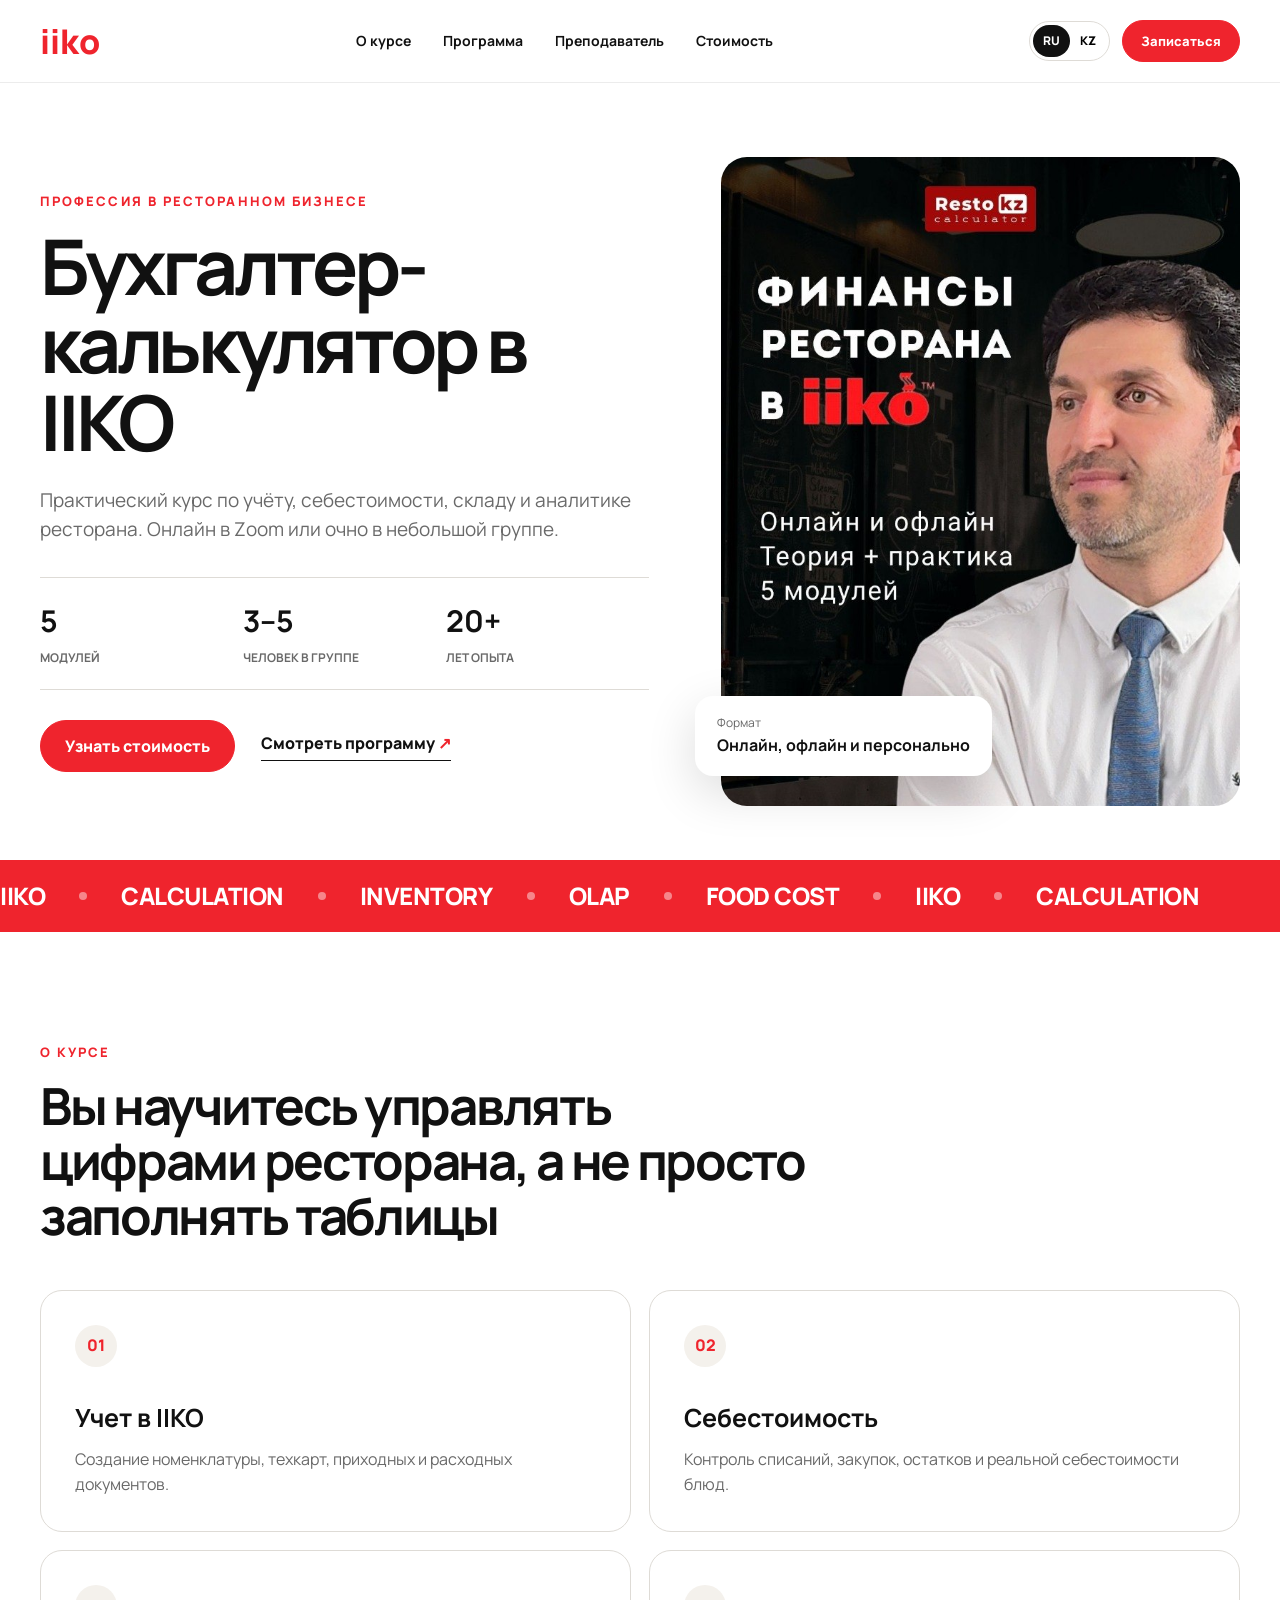
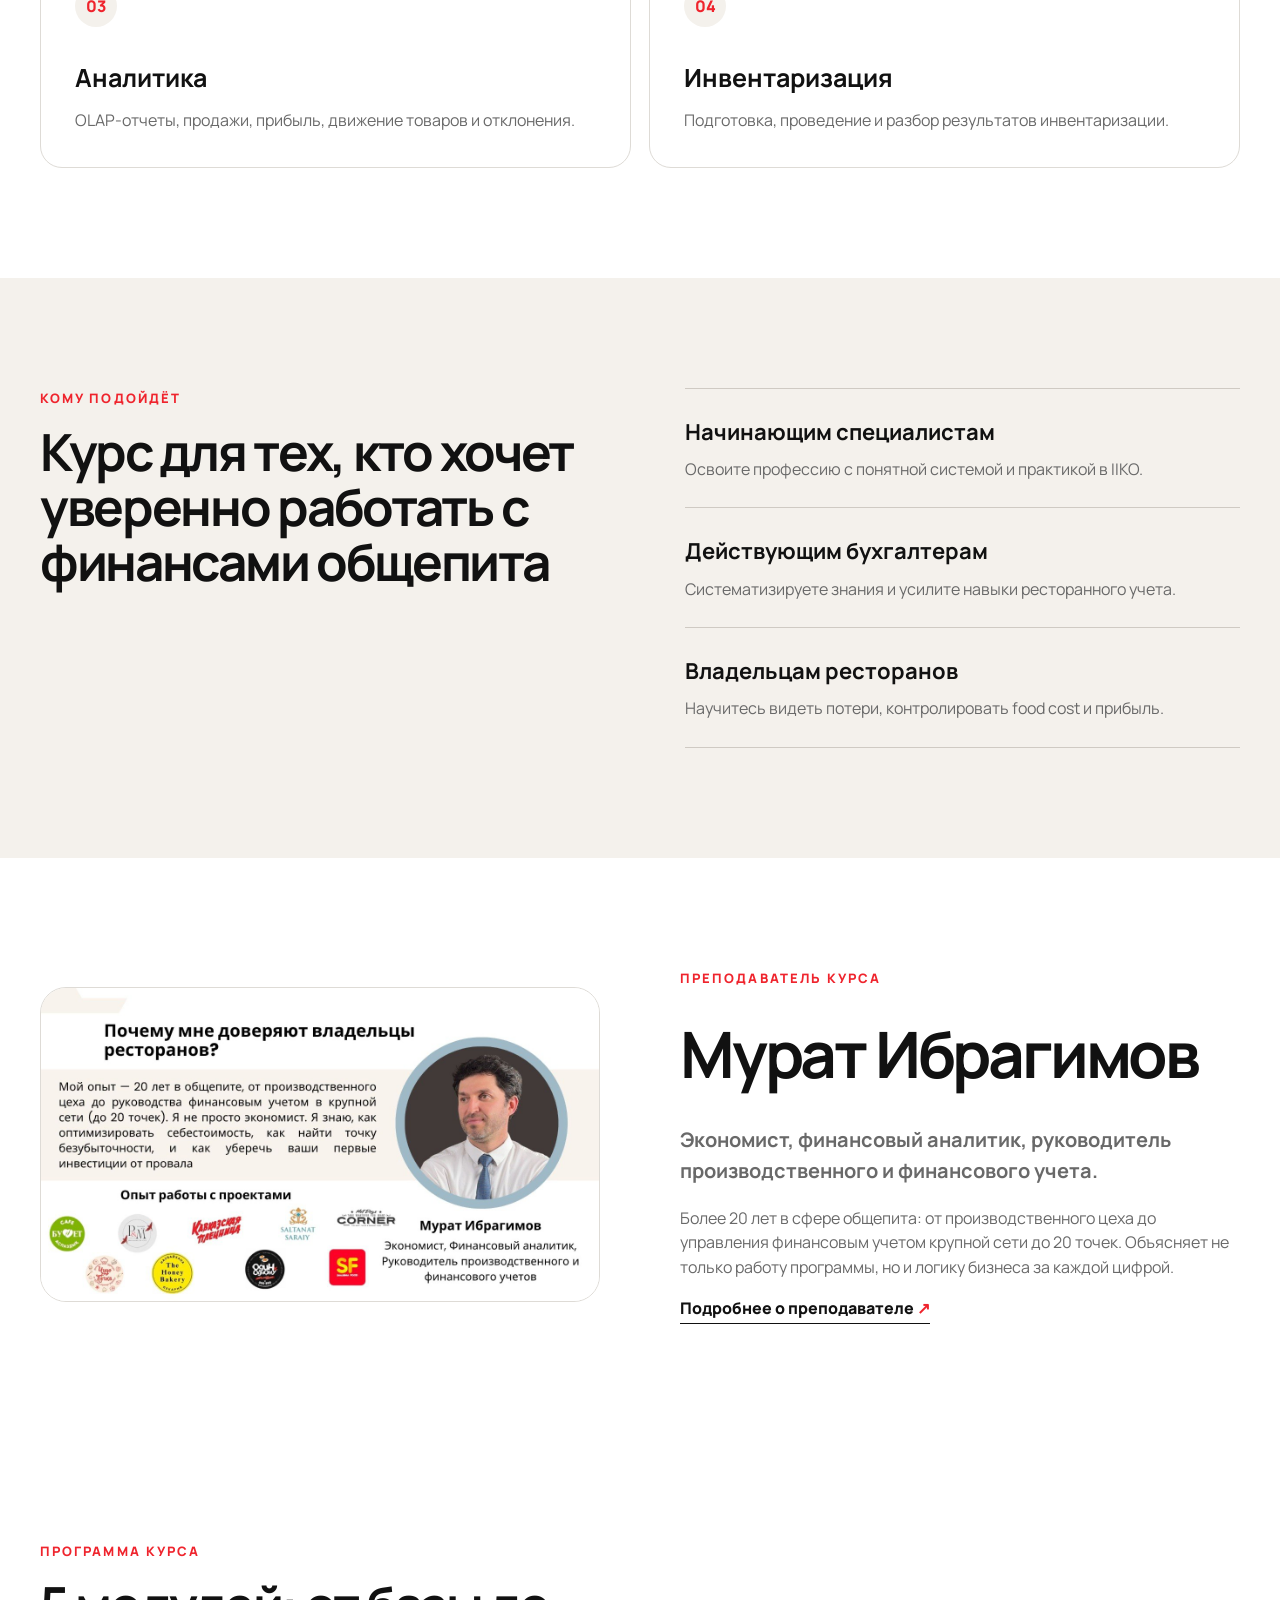
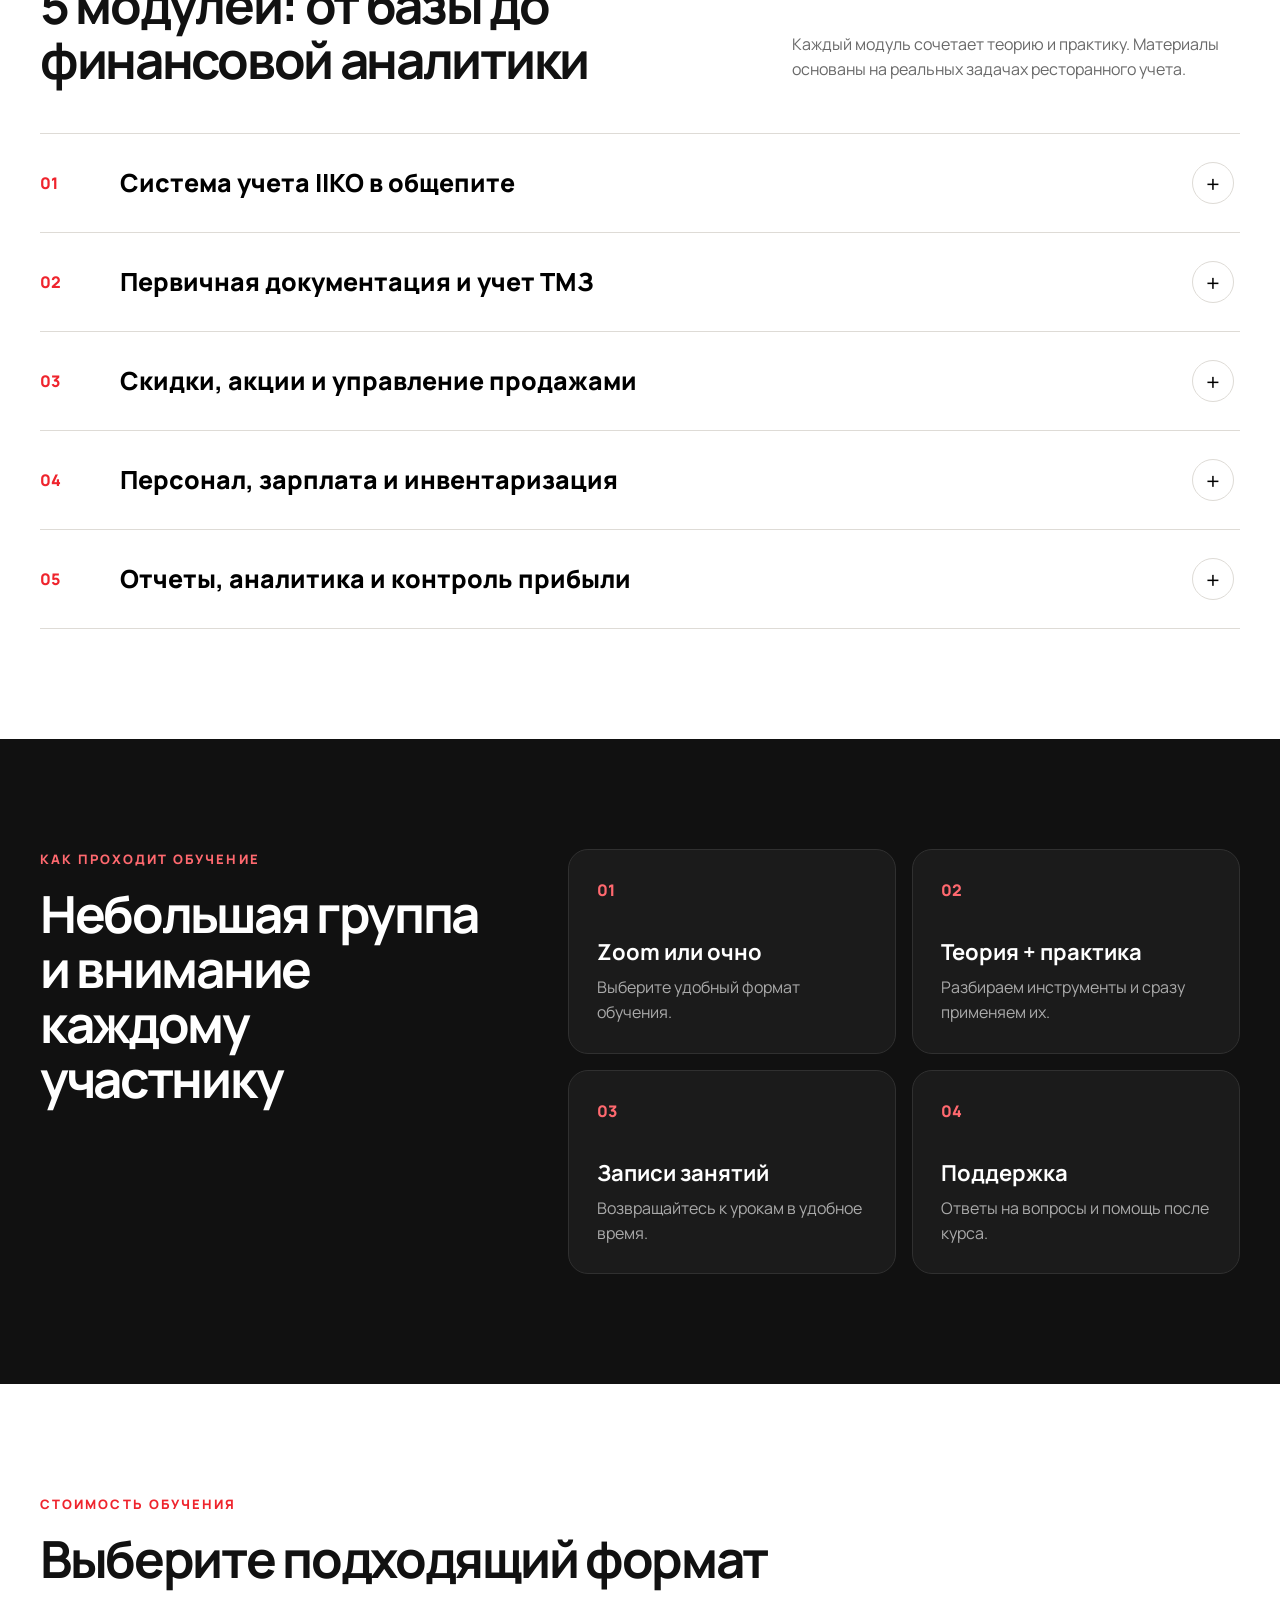
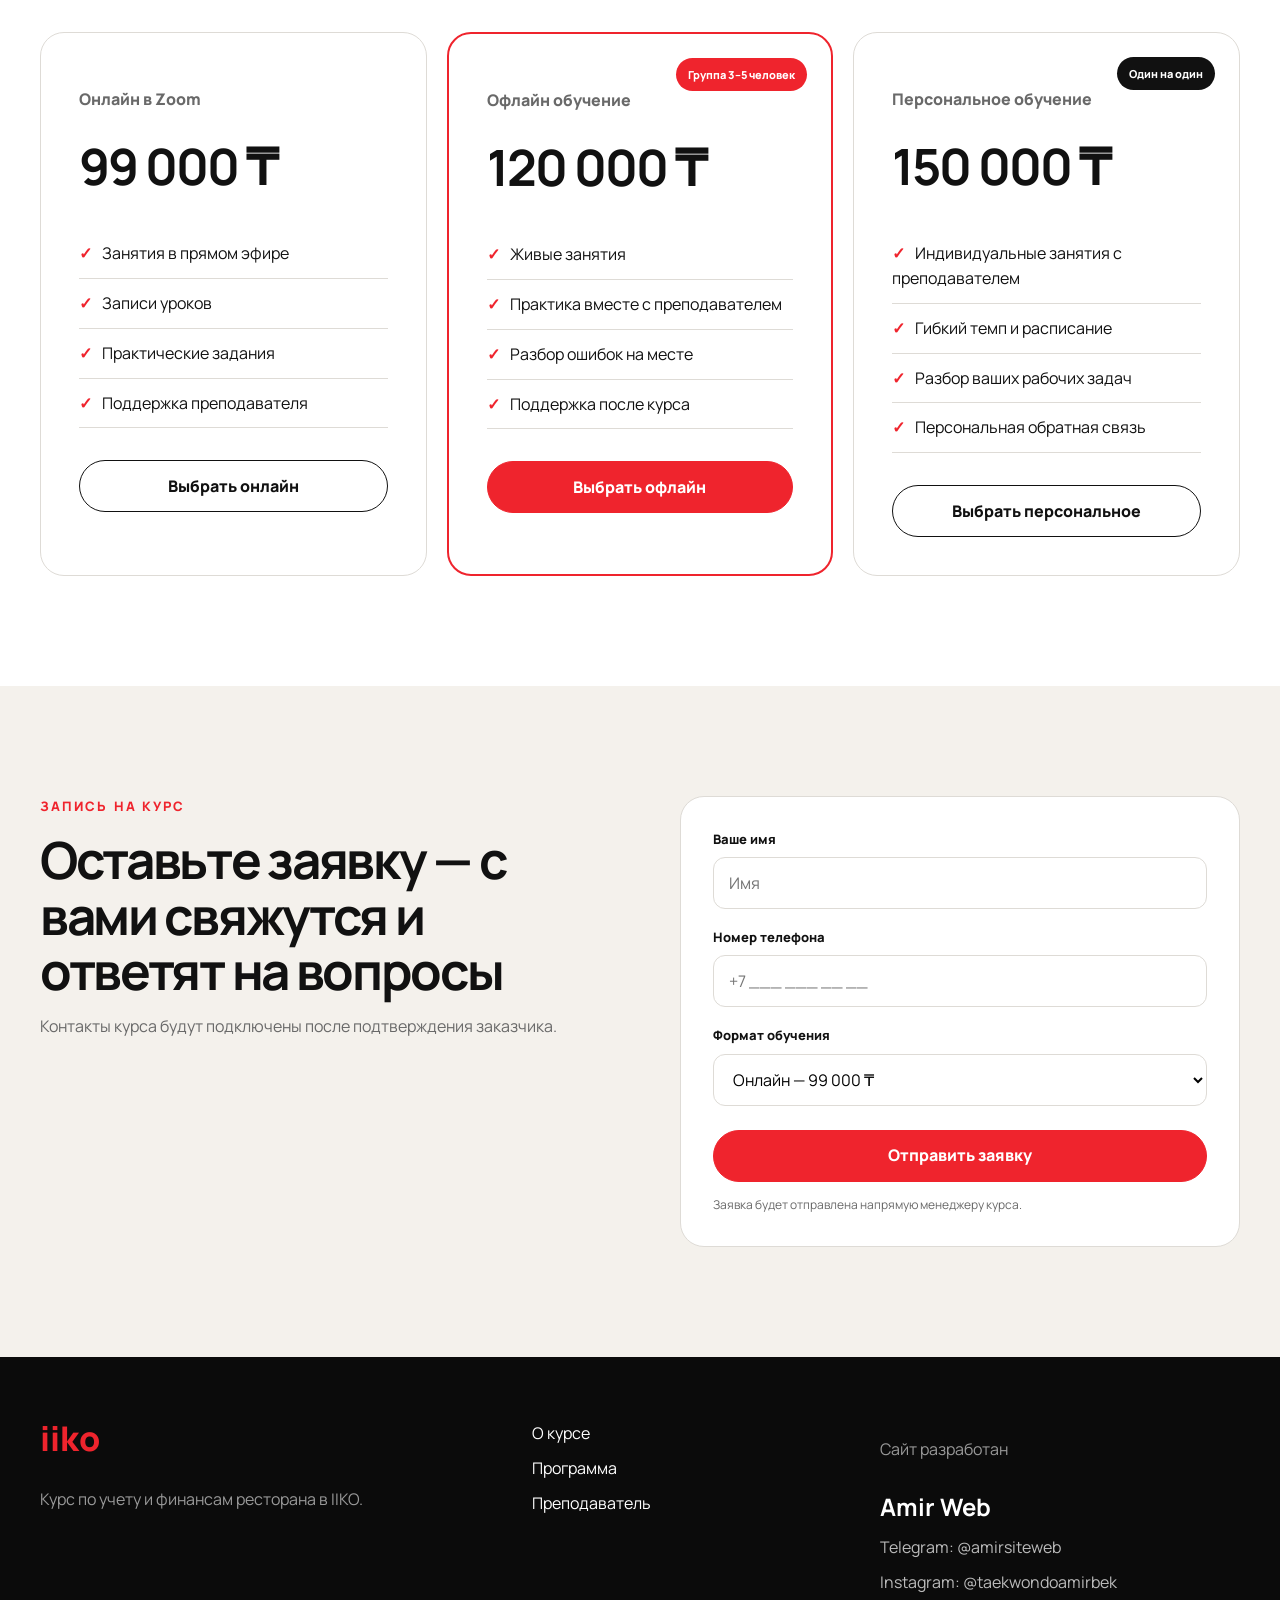
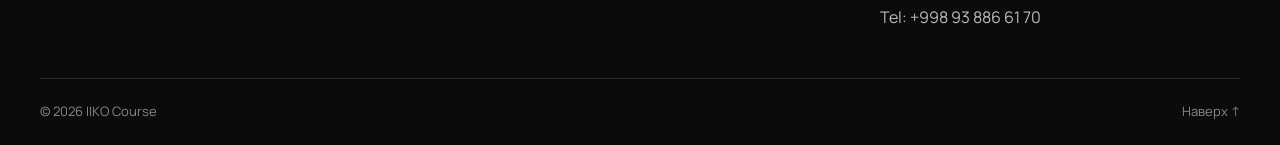
<file: index.html>
<!doctype html>
<html lang="ru">
<head>
  <meta charset="UTF-8" />
  <meta name="viewport" content="width=device-width, initial-scale=1.0" />
  <meta name="description" content="Курс «Бухгалтер-калькулятор в IIKO» — онлайн, офлайн и персональное обучение с Муратом Ибрагимовым." />
  <title>Курс по IIKO — Бухгалтер-калькулятор</title>
  <link rel="preconnect" href="https://fonts.googleapis.com">
  <link rel="preconnect" href="https://fonts.gstatic.com" crossorigin>
  <link href="https://fonts.googleapis.com/css2?family=Manrope:wght@400;500;600;700;800&display=swap" rel="stylesheet">
  <link rel="stylesheet" href="styles.css" />
</head>
<body>
  <header class="site-header" id="top">
    <div class="container header-inner">
      <a class="brand" href="#top" aria-label="На главную">
        <span class="brand-mark">ii</span><span class="brand-word">ko</span>
      </a>
      <nav class="desktop-nav" aria-label="Основная навигация">
        <a href="#about" data-i18n="navAbout">О курсе</a>
        <a href="#program" data-i18n="navProgram">Программа</a>
        <a href="about-teacher.html" data-i18n="navTeacher">Преподаватель</a>
        <a href="#pricing" data-i18n="navPrice">Стоимость</a>
      </nav>
      <div class="header-actions">
        <div class="lang-switch" aria-label="Переключатель языка">
          <button class="lang-btn active" data-lang="ru">RU</button>
          <button class="lang-btn" data-lang="kz">KZ</button>
        </div>
        <a class="btn btn-small" href="#contact" data-i18n="navEnroll">Записаться</a>
        <button class="menu-btn" aria-label="Открыть меню" aria-expanded="false"><span></span><span></span></button>
      </div>
    </div>
    <div class="mobile-menu" aria-hidden="true">
      <a href="#about" data-i18n="navAbout">О курсе</a>
      <a href="#program" data-i18n="navProgram">Программа</a>
      <a href="about-teacher.html" data-i18n="navTeacher">Преподаватель</a>
      <a href="#pricing" data-i18n="navPrice">Стоимость</a>
      <a href="#contact" data-i18n="navEnroll">Записаться</a>
    </div>
  </header>

  <main>
    <section class="hero">
      <div class="container hero-grid">
        <div class="hero-copy reveal">
          <p class="eyebrow" data-i18n="heroEyebrow">Профессия в ресторанном бизнесе</p>
          <h1 data-i18n="heroTitle">Бухгалтер-калькулятор в IIKO</h1>
          <p class="hero-lead" data-i18n="heroLead">Практический курс по учёту, себестоимости, складу и аналитике ресторана. Онлайн в Zoom или очно в небольшой группе.</p>
          <div class="hero-meta">
            <div><strong>5</strong><span data-i18n="metaModules">модулей</span></div>
            <div><strong>3–5</strong><span data-i18n="metaGroup">человек в группе</span></div>
            <div><strong>20+</strong><span data-i18n="metaExperience">лет опыта</span></div>
          </div>
          <div class="hero-cta">
            <a class="btn" href="#pricing" data-i18n="heroPriceBtn">Узнать стоимость</a>
            <a class="text-link" href="#program" data-i18n="heroProgramBtn">Смотреть программу <span>↗</span></a>
          </div>
        </div>
        <div class="hero-media reveal delay-1">
          <img src="assets/hero-teacher.jpg" alt="Мурат Ибрагимов — преподаватель курса по IIKO" />
          <div class="hero-card">
            <span data-i18n="heroFormatLabel">Формат</span>
            <strong data-i18n="heroFormatValue">Онлайн и офлайн</strong>
          </div>
        </div>
      </div>
    </section>

    <section class="strip" aria-label="Ключевые темы курса">
      <div class="strip-track"><span>IIKO</span><i></i><span>CALCULATION</span><i></i><span>INVENTORY</span><i></i><span>OLAP</span><i></i><span>FOOD COST</span><i></i><span>IIKO</span><i></i><span>CALCULATION</span></div>
    </section>

    <section class="section" id="about">
      <div class="container">
        <div class="section-head reveal">
          <p class="eyebrow" data-i18n="aboutEyebrow">О курсе</p>
          <h2 data-i18n="aboutTitle">Вы научитесь управлять цифрами ресторана, а не просто заполнять таблицы</h2>
        </div>
        <div class="skills-grid">
          <article class="skill-card reveal"><span>01</span><h3 data-i18n="skill1Title">Учет в IIKO</h3><p data-i18n="skill1Text">Создание номенклатуры, техкарт, приходных и расходных документов.</p></article>
          <article class="skill-card reveal delay-1"><span>02</span><h3 data-i18n="skill2Title">Себестоимость</h3><p data-i18n="skill2Text">Контроль списаний, закупок, остатков и реальной себестоимости блюд.</p></article>
          <article class="skill-card reveal delay-2"><span>03</span><h3 data-i18n="skill3Title">Аналитика</h3><p data-i18n="skill3Text">OLAP-отчеты, продажи, прибыль, движение товаров и отклонения.</p></article>
          <article class="skill-card reveal"><span>04</span><h3 data-i18n="skill4Title">Инвентаризация</h3><p data-i18n="skill4Text">Подготовка, проведение и разбор результатов инвентаризации.</p></article>
        </div>
      </div>
    </section>

    <section class="section section-soft">
      <div class="container audience-grid">
        <div class="section-head reveal">
          <p class="eyebrow" data-i18n="audienceEyebrow">Кому подойдёт</p>
          <h2 data-i18n="audienceTitle">Курс для тех, кто хочет уверенно работать с финансами общепита</h2>
        </div>
        <div class="audience-list">
          <article class="audience-item reveal"><strong data-i18n="aud1Title">Начинающим специалистам</strong><p data-i18n="aud1Text">Освоите профессию с понятной системой и практикой в IIKO.</p></article>
          <article class="audience-item reveal delay-1"><strong data-i18n="aud2Title">Действующим бухгалтерам</strong><p data-i18n="aud2Text">Систематизируете знания и усилите навыки ресторанного учета.</p></article>
          <article class="audience-item reveal delay-2"><strong data-i18n="aud3Title">Владельцам ресторанов</strong><p data-i18n="aud3Text">Научитесь видеть потери, контролировать food cost и прибыль.</p></article>
        </div>
      </div>
    </section>

    <section class="section teacher-preview">
      <div class="container teacher-grid">
        <div class="teacher-image reveal"><img src="assets/teacher-info.jpg" alt="Информация о Мурате Ибрагимове" /></div>
        <div class="teacher-copy reveal delay-1">
          <p class="eyebrow" data-i18n="teacherEyebrow">Преподаватель курса</p>
          <h2 data-i18n="teacherName">Мурат Ибрагимов</h2>
          <p class="teacher-role" data-i18n="teacherRole">Экономист, финансовый аналитик, руководитель производственного и финансового учета.</p>
          <p data-i18n="teacherText">Более 20 лет в сфере общепита: от производственного цеха до управления финансовым учетом крупной сети до 20 точек. Объясняет не только работу программы, но и логику бизнеса за каждой цифрой.</p>
          <a class="text-link" href="about-teacher.html" data-i18n="teacherMore">Подробнее о преподавателе <span>↗</span></a>
        </div>
      </div>
    </section>

    <section class="section" id="program">
      <div class="container">
        <div class="section-head section-head-row reveal">
          <div><p class="eyebrow" data-i18n="programEyebrow">Программа курса</p><h2 data-i18n="programTitle">5 модулей: от базы до финансовой аналитики</h2></div>
          <p data-i18n="programNote">Каждый модуль сочетает теорию и практику. Материалы основаны на реальных задачах ресторанного учета.</p>
        </div>
        <div class="modules" id="modulesList"></div>
      </div>
    </section>

    <section class="section section-dark">
      <div class="container format-grid">
        <div class="section-head reveal"><p class="eyebrow light" data-i18n="formatEyebrow">Как проходит обучение</p><h2 data-i18n="formatTitle">Небольшая группа и внимание каждому участнику</h2></div>
        <div class="format-cards">
          <article class="format-card reveal"><span>01</span><h3 data-i18n="format1Title">Zoom или очно</h3><p data-i18n="format1Text">Выберите удобный формат обучения.</p></article>
          <article class="format-card reveal delay-1"><span>02</span><h3 data-i18n="format2Title">Теория + практика</h3><p data-i18n="format2Text">Разбираем инструменты и сразу применяем их.</p></article>
          <article class="format-card reveal delay-2"><span>03</span><h3 data-i18n="format3Title">Записи занятий</h3><p data-i18n="format3Text">Возвращайтесь к урокам в удобное время.</p></article>
          <article class="format-card reveal"><span>04</span><h3 data-i18n="format4Title">Поддержка</h3><p data-i18n="format4Text">Ответы на вопросы и помощь после курса.</p></article>
        </div>
      </div>
    </section>

    <section class="section" id="pricing">
      <div class="container">
        <div class="section-head reveal"><p class="eyebrow" data-i18n="priceEyebrow">Стоимость обучения</p><h2 data-i18n="priceTitle">Выберите подходящий формат</h2></div>
        <div class="pricing-grid">
          <article class="price-card reveal">
            <p class="price-label" data-i18n="onlineLabel">Онлайн в Zoom</p><h3>99 000 ₸</h3>
            <ul><li data-i18n="online1">Занятия в прямом эфире</li><li data-i18n="online2">Записи уроков</li><li data-i18n="online3">Практические задания</li><li data-i18n="online4">Поддержка преподавателя</li></ul>
            <a class="btn btn-outline" href="#contact" data-plan="online" data-i18n="chooseOnline">Выбрать онлайн</a>
          </article>
          <article class="price-card featured reveal delay-1">
            <div class="badge" data-i18n="smallGroup">Группа 3–5 человек</div>
            <p class="price-label" data-i18n="offlineLabel">Офлайн обучение</p><h3>120 000 ₸</h3>
            <ul><li data-i18n="offline1">Живые занятия</li><li data-i18n="offline2">Практика вместе с преподавателем</li><li data-i18n="offline3">Разбор ошибок на месте</li><li data-i18n="offline4">Поддержка после курса</li></ul>
            <a class="btn" href="#contact" data-plan="offline" data-i18n="chooseOffline">Выбрать офлайн</a>
          </article>
          <article class="price-card reveal delay-2">
            <div class="badge personal-badge" data-i18n="personalBadge">Один на один</div>
            <p class="price-label" data-i18n="personalLabel">Персональное обучение</p><h3>150 000 ₸</h3>
            <ul><li data-i18n="personal1">Индивидуальные занятия с преподавателем</li><li data-i18n="personal2">Гибкий темп и расписание</li><li data-i18n="personal3">Разбор ваших рабочих задач</li><li data-i18n="personal4">Персональная обратная связь</li></ul>
            <a class="btn btn-outline" href="#contact" data-plan="personal" data-i18n="choosePersonal">Выбрать персональное</a>
          </article>
        </div>
      </div>
    </section>

    <section class="section section-soft" id="contact">
      <div class="container contact-grid">
        <div class="section-head reveal"><p class="eyebrow" data-i18n="contactEyebrow">Запись на курс</p><h2 data-i18n="contactTitle">Оставьте заявку — с вами свяжутся и ответят на вопросы</h2><p data-i18n="contactText">Контакты курса будут подключены после подтверждения заказчика.</p></div>
        <form class="contact-form reveal delay-1" id="leadForm">
          <label><span data-i18n="nameLabel">Ваше имя</span><input type="text" name="name" required placeholder="Имя" data-placeholder-ru="Имя" data-placeholder-kz="Аты-жөніңіз" /></label>
          <label><span data-i18n="phoneLabel">Номер телефона</span><input type="tel" name="phone" required placeholder="+7 ___ ___ __ __" /></label>
          <label><span data-i18n="formatLabel">Формат обучения</span><select name="format"><option value="online" data-i18n="onlineOption">Онлайн — 99 000 ₸</option><option value="offline" data-i18n="offlineOption">Офлайн — 120 000 ₸</option><option value="personal" data-i18n="personalOption">Персональное — 150 000 ₸</option></select></label>
          <button class="btn" type="submit" data-i18n="submitBtn">Отправить заявку</button>
          <p class="form-note" id="formNote" data-i18n="formNote">Демо-форма: отправка будет подключена после получения контактов.</p>
        </form>
      </div>
    </section>
  </main>

  <footer class="footer">
    <div class="container footer-main">
      <div><a class="brand footer-brand" href="#top"><span class="brand-mark">ii</span><span class="brand-word">ko</span></a><p data-i18n="footerCourse">Курс по учету и финансам ресторана в IIKO.</p></div>
      <div class="footer-links"><a href="#about" data-i18n="navAbout">О курсе</a><a href="#program" data-i18n="navProgram">Программа</a><a href="about-teacher.html" data-i18n="navTeacher">Преподаватель</a></div>
      <div class="developer"><p data-i18n="developedBy">Сайт разработан</p><strong>Amir Web</strong><a href="https://t.me/amirsiteweb" target="_blank" rel="noopener">Telegram: @amirsiteweb</a><a href="https://instagram.com/taekwondoamirbek" target="_blank" rel="noopener">Instagram: @taekwondoamirbek</a><a href="tel:+998938866170">Tel: +998 93 886 61 70</a></div>
    </div>
    <div class="container footer-bottom"><span>© 2026 IIKO Course</span><a href="#top" data-i18n="backTop">Наверх ↑</a></div>
  </footer>
  <script src="script.js"></script>
</body>
</html>
</file>
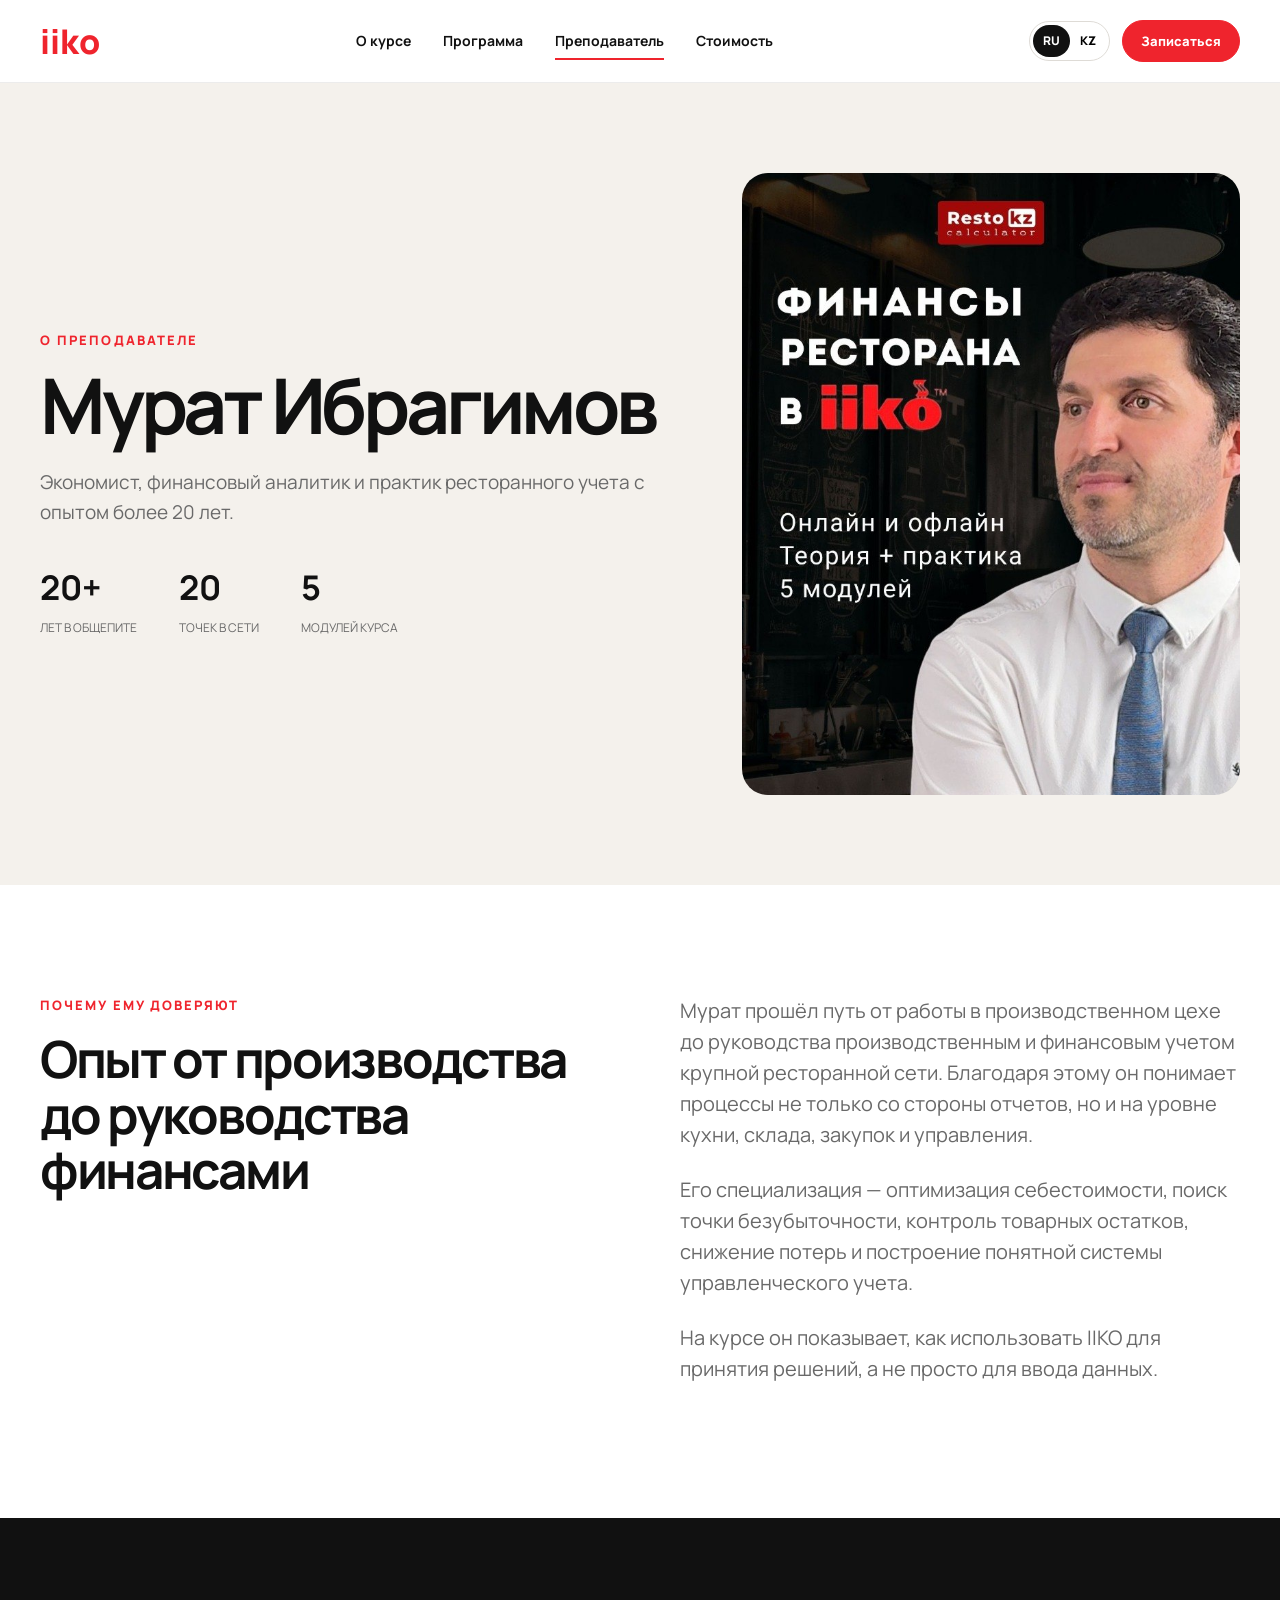
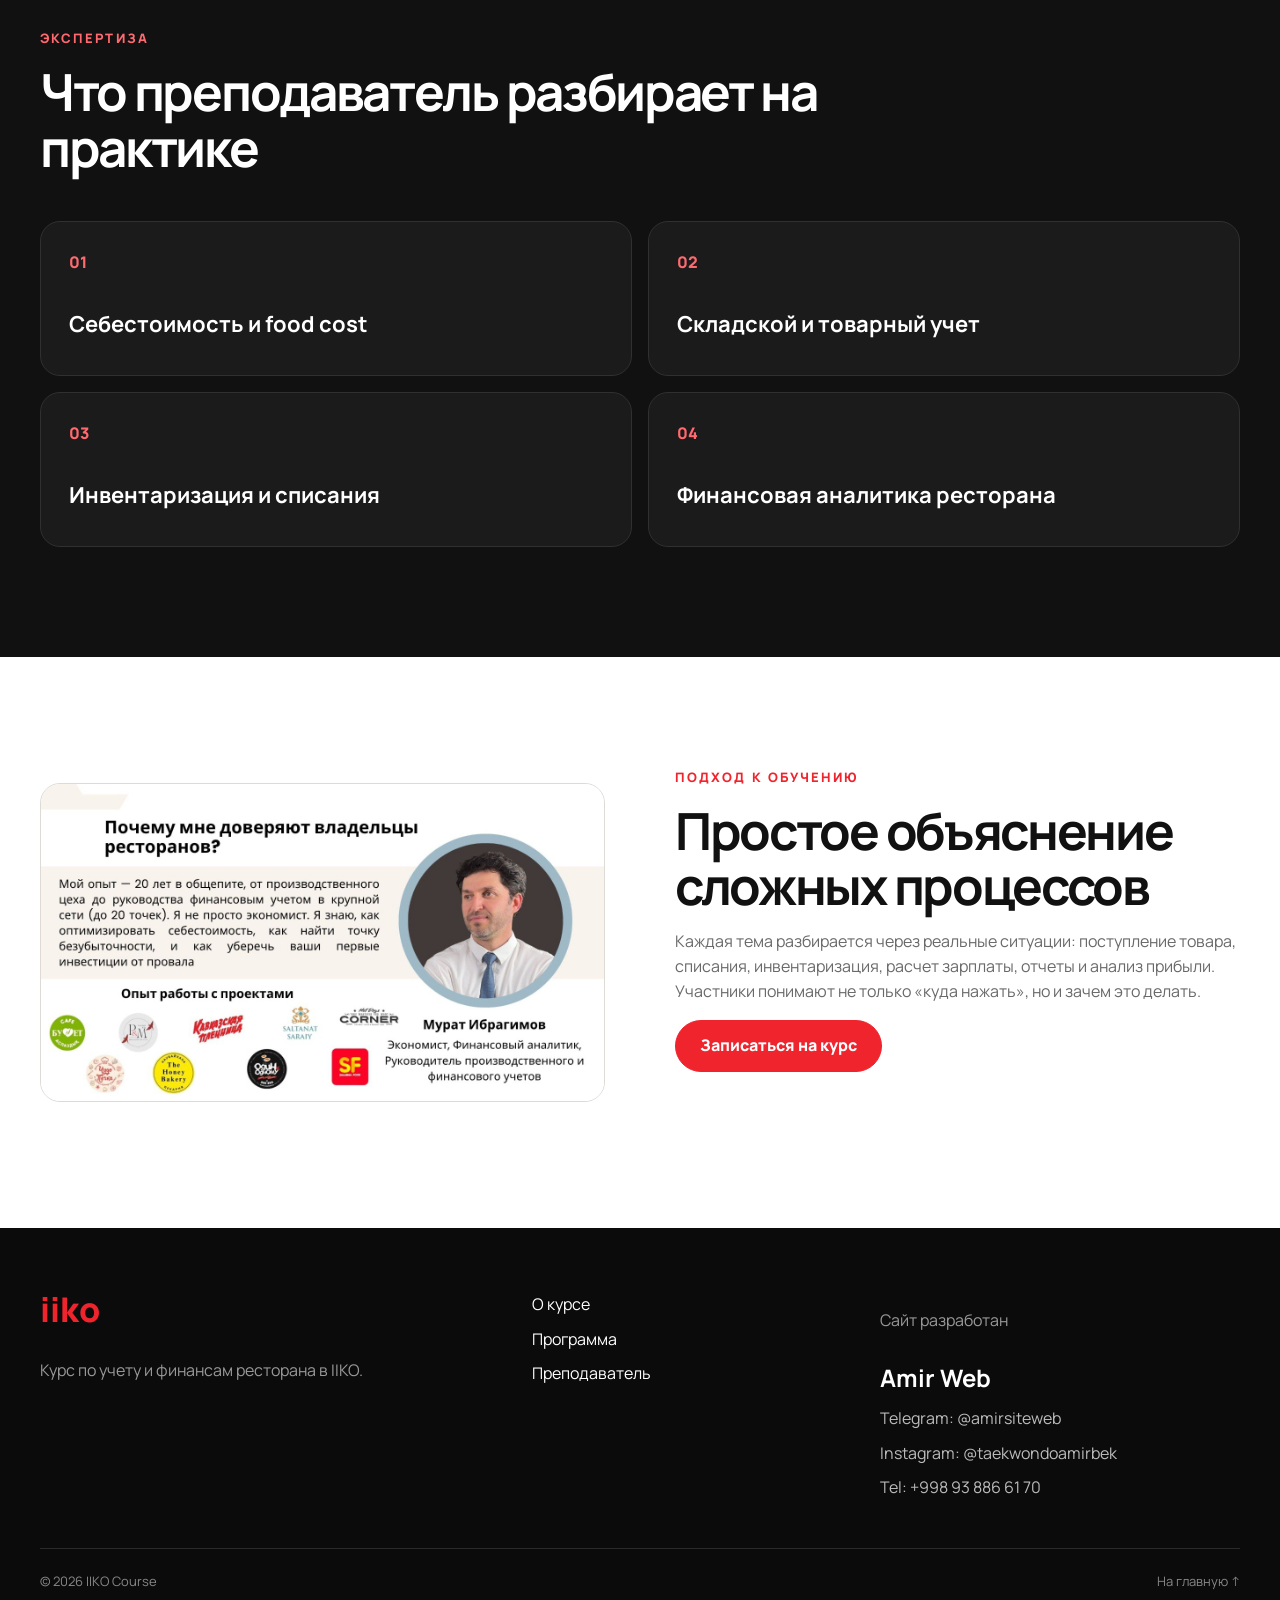
<file: about-teacher.html>
<!doctype html>
<html lang="ru">
<head>
  <meta charset="UTF-8" />
  <meta name="viewport" content="width=device-width, initial-scale=1.0" />
  <meta name="description" content="Мурат Ибрагимов — экономист и финансовый аналитик с 20-летним опытом в общепите." />
  <title>О преподавателе — Мурат Ибрагимов</title>
  <link rel="preconnect" href="https://fonts.googleapis.com"><link rel="preconnect" href="https://fonts.gstatic.com" crossorigin>
  <link href="https://fonts.googleapis.com/css2?family=Manrope:wght@400;500;600;700;800&display=swap" rel="stylesheet">
  <link rel="stylesheet" href="styles.css" />
</head>
<body>
<header class="site-header"><div class="container header-inner"><a class="brand" href="index.html"><span class="brand-mark">ii</span><span class="brand-word">ko</span></a><nav class="desktop-nav"><a href="index.html#about" data-i18n="navAbout">О курсе</a><a href="index.html#program" data-i18n="navProgram">Программа</a><a class="active-link" href="about-teacher.html" data-i18n="navTeacher">Преподаватель</a><a href="index.html#pricing" data-i18n="navPrice">Стоимость</a></nav><div class="header-actions"><div class="lang-switch"><button class="lang-btn active" data-lang="ru">RU</button><button class="lang-btn" data-lang="kz">KZ</button></div><a class="btn btn-small" href="index.html#contact" data-i18n="navEnroll">Записаться</a><button class="menu-btn" aria-label="Открыть меню" aria-expanded="false"><span></span><span></span></button></div></div><div class="mobile-menu"><a href="index.html#about" data-i18n="navAbout">О курсе</a><a href="index.html#program" data-i18n="navProgram">Программа</a><a href="about-teacher.html" data-i18n="navTeacher">Преподаватель</a><a href="index.html#pricing" data-i18n="navPrice">Стоимость</a></div></header>
<main>
<section class="about-hero section-soft"><div class="container about-hero-grid"><div class="reveal"><p class="eyebrow" data-i18n="teacherPageEyebrow">О преподавателе</p><h1 data-i18n="teacherPageTitle">Мурат Ибрагимов</h1><p class="hero-lead" data-i18n="teacherPageLead">Экономист, финансовый аналитик и практик ресторанного учета с опытом более 20 лет.</p><div class="teacher-stats"><div><strong>20+</strong><span data-i18n="yearsInFood">лет в общепите</span></div><div><strong>20</strong><span data-i18n="networkPoints">точек в сети</span></div><div><strong>5</strong><span data-i18n="courseModules">модулей курса</span></div></div></div><div class="about-portrait reveal delay-1"><img src="assets/hero-teacher.jpg" alt="Мурат Ибрагимов" /></div></div></section>
<section class="section"><div class="container story-grid"><div class="section-head reveal"><p class="eyebrow" data-i18n="trustEyebrow">Почему ему доверяют</p><h2 data-i18n="trustTitle">Опыт от производства до руководства финансами</h2></div><div class="story-copy reveal delay-1"><p data-i18n="story1">Мурат прошёл путь от работы в производственном цехе до руководства производственным и финансовым учетом крупной ресторанной сети. Благодаря этому он понимает процессы не только со стороны отчетов, но и на уровне кухни, склада, закупок и управления.</p><p data-i18n="story2">Его специализация — оптимизация себестоимости, поиск точки безубыточности, контроль товарных остатков, снижение потерь и построение понятной системы управленческого учета.</p><p data-i18n="story3">На курсе он показывает, как использовать IIKO для принятия решений, а не просто для ввода данных.</p></div></div></section>
<section class="section section-dark"><div class="container"><div class="section-head reveal"><p class="eyebrow light" data-i18n="expertiseEyebrow">Экспертиза</p><h2 data-i18n="expertiseTitle">Что преподаватель разбирает на практике</h2></div><div class="expertise-grid"><article class="format-card reveal"><span>01</span><h3 data-i18n="expert1">Себестоимость и food cost</h3></article><article class="format-card reveal delay-1"><span>02</span><h3 data-i18n="expert2">Складской и товарный учет</h3></article><article class="format-card reveal delay-2"><span>03</span><h3 data-i18n="expert3">Инвентаризация и списания</h3></article><article class="format-card reveal"><span>04</span><h3 data-i18n="expert4">Финансовая аналитика ресторана</h3></article></div></div></section>
<section class="section"><div class="container teacher-evidence"><div class="reveal"><img src="assets/teacher-info.jpg" alt="Опыт и проекты Мурата Ибрагимова" /></div><div class="section-head reveal delay-1"><p class="eyebrow" data-i18n="approachEyebrow">Подход к обучению</p><h2 data-i18n="approachTitle">Простое объяснение сложных процессов</h2><p data-i18n="approachText">Каждая тема разбирается через реальные ситуации: поступление товара, списания, инвентаризация, расчет зарплаты, отчеты и анализ прибыли. Участники понимают не только «куда нажать», но и зачем это делать.</p><a class="btn" href="index.html#contact" data-i18n="enrollCourse">Записаться на курс</a></div></div></section>
</main>
<footer class="footer"><div class="container footer-main"><div><a class="brand footer-brand" href="index.html"><span class="brand-mark">ii</span><span class="brand-word">ko</span></a><p data-i18n="footerCourse">Курс по учету и финансам ресторана в IIKO.</p></div><div class="footer-links"><a href="index.html#about" data-i18n="navAbout">О курсе</a><a href="index.html#program" data-i18n="navProgram">Программа</a><a href="about-teacher.html" data-i18n="navTeacher">Преподаватель</a></div><div class="developer"><p data-i18n="developedBy">Сайт разработан</p><strong>Amir Web</strong><a href="https://t.me/amirsiteweb" target="_blank" rel="noopener">Telegram: @amirsiteweb</a><a href="https://instagram.com/taekwondoamirbek" target="_blank" rel="noopener">Instagram: @taekwondoamirbek</a><a href="tel:+998938866170">Tel: +998 93 886 61 70</a></div></div><div class="container footer-bottom"><span>© 2026 IIKO Course</span><a href="index.html" data-i18n="homeLink">На главную ↑</a></div></footer>
<script src="script.js"></script>
</body></html>
</file>
<file: styles.css>
:root{--red:#ef242d;--dark:#111;--muted:#696969;--line:#dedbd6;--soft:#f4f1ec;--white:#fff;--radius:26px;--container:1200px}*{box-sizing:border-box}html{scroll-behavior:smooth}body{margin:0;font-family:Manrope,Arial,sans-serif;color:var(--dark);background:#fff;line-height:1.55;overflow-x:hidden}img{max-width:100%;display:block}a{color:inherit;text-decoration:none}button,input,select{font:inherit}.container{width:min(var(--container),calc(100% - 48px));margin:auto}.site-header{position:sticky;top:0;background:rgba(255,255,255,.94);backdrop-filter:blur(14px);z-index:50;border-bottom:1px solid rgba(17,17,17,.08)}.header-inner{height:82px;display:flex;align-items:center;justify-content:space-between;gap:28px}.brand{display:inline-flex;align-items:baseline;font-weight:800;font-size:34px;line-height:1}.brand-mark,.brand-word{color:var(--red)}.desktop-nav{display:flex;gap:32px;font-size:14px;font-weight:700}.desktop-nav a{position:relative}.desktop-nav a:after{content:"";position:absolute;left:0;bottom:-8px;width:0;height:2px;background:var(--red);transition:.25s}.desktop-nav a:hover:after,.desktop-nav .active-link:after{width:100%}.header-actions{display:flex;align-items:center;gap:12px}.lang-switch{display:flex;padding:3px;border:1px solid var(--line);border-radius:999px}.lang-btn{border:0;background:none;padding:7px 10px;border-radius:999px;font-size:12px;font-weight:800;cursor:pointer}.lang-btn.active{background:var(--dark);color:#fff}.btn{display:inline-flex;align-items:center;justify-content:center;min-height:52px;padding:0 24px;border:1px solid var(--red);border-radius:999px;background:var(--red);color:#fff;font-weight:800;transition:.25s;cursor:pointer}.btn:hover{transform:translateY(-2px);box-shadow:0 12px 28px rgba(239,36,45,.18)}.btn-small{min-height:42px;padding:0 18px;font-size:13px}.btn-outline{background:#fff;color:var(--dark);border-color:var(--dark)}.menu-btn{display:none;border:0;background:none;width:42px;height:42px;position:relative}.menu-btn span{position:absolute;width:22px;height:2px;background:#111;left:10px;transition:.25s}.menu-btn span:first-child{top:16px}.menu-btn span:last-child{top:24px}.menu-btn.open span:first-child{top:20px;transform:rotate(45deg)}.menu-btn.open span:last-child{top:20px;transform:rotate(-45deg)}.mobile-menu{display:none}.hero{padding:74px 0 54px}.hero-grid{display:grid;grid-template-columns:1.08fr .92fr;align-items:center;gap:72px}.eyebrow{margin:0 0 16px;color:var(--red);font-size:13px;font-weight:800;letter-spacing:.16em;text-transform:uppercase}.hero h1,.about-hero h1{font-size:clamp(46px,6vw,82px);line-height:1.02;letter-spacing:-.055em;margin:0 0 24px;max-width:760px}.hero-lead{font-size:19px;color:var(--muted);max-width:680px;margin:0 0 32px}.hero-meta{display:grid;grid-template-columns:repeat(3,1fr);border-top:1px solid var(--line);border-bottom:1px solid var(--line);margin:30px 0}.hero-meta div{padding:20px 16px 20px 0}.hero-meta strong{display:block;font-size:30px}.hero-meta span{font-size:12px;color:var(--muted);text-transform:uppercase;font-weight:700}.hero-cta{display:flex;align-items:center;gap:26px}.text-link{font-weight:800;border-bottom:1px solid #111;padding-bottom:4px}.text-link span{color:var(--red)}.hero-media{position:relative}.hero-media img{width:100%;aspect-ratio:4/5;object-fit:cover;object-position:center top;border-radius:var(--radius)}.hero-card{position:absolute;left:-26px;bottom:30px;background:#fff;padding:18px 22px;border-radius:18px;box-shadow:0 16px 50px rgba(0,0,0,.14)}.hero-card span{display:block;color:var(--muted);font-size:12px}.strip{height:72px;background:var(--red);color:#fff;overflow:hidden;display:flex;align-items:center}.strip-track{display:flex;align-items:center;gap:34px;white-space:nowrap;font-size:24px;font-weight:800;letter-spacing:-.02em;animation:marquee 22s linear infinite}.strip-track i{width:8px;height:8px;border-radius:50%;background:#fff;opacity:.45}@keyframes marquee{to{transform:translateX(-50%)}}.section{padding:110px 0}.section-soft{background:var(--soft)}.section-dark{background:#111;color:#fff}.section-head{max-width:790px;margin-bottom:46px}.section-head h2{font-size:clamp(36px,4vw,58px);line-height:1.08;letter-spacing:-.045em;margin:0}.section-head p:not(.eyebrow){color:var(--muted)}.section-head-row{max-width:none;display:grid;grid-template-columns:1.2fr .8fr;gap:80px;align-items:end}.section-head-row>p{margin:0 0 6px}.skills-grid{display:grid;grid-template-columns:repeat(2,1fr);gap:18px}.skill-card{padding:34px;border:1px solid var(--line);border-radius:22px;background:#fff}.skill-card>span{display:inline-flex;width:42px;height:42px;align-items:center;justify-content:center;border-radius:50%;background:var(--soft);color:var(--red);font-weight:800}.skill-card h3{font-size:25px;margin:32px 0 10px}.skill-card p{margin:0;color:var(--muted)}.audience-grid{display:grid;grid-template-columns:1fr 1fr;gap:90px}.audience-list{border-top:1px solid #cfcac3}.audience-item{padding:26px 0;border-bottom:1px solid #cfcac3}.audience-item strong{font-size:22px}.audience-item p{margin:8px 0 0;color:var(--muted)}.teacher-grid{display:grid;grid-template-columns:1fr 1fr;gap:80px;align-items:center}.teacher-image img{border-radius:var(--radius);border:1px solid var(--line)}.teacher-copy h2{font-size:clamp(42px,5vw,68px);margin:0 0 8px;letter-spacing:-.05em}.teacher-role{font-size:20px;font-weight:700}.teacher-copy>p:not(.eyebrow){color:var(--muted)}.modules{border-top:1px solid var(--line)}.module{border-bottom:1px solid var(--line)}.module-button{width:100%;padding:28px 0;display:grid;grid-template-columns:80px 1fr 48px;align-items:center;border:0;background:none;text-align:left;cursor:pointer}.module-index{font-weight:800;color:var(--red)}.module-title{font-size:25px;font-weight:800}.module-plus{width:42px;height:42px;border:1px solid var(--line);border-radius:50%;display:grid;place-items:center;font-size:24px;transition:.25s}.module.open .module-plus{transform:rotate(45deg);background:var(--red);color:#fff;border-color:var(--red)}.module-panel{display:grid;grid-template-rows:0fr;transition:grid-template-rows .35s ease}.module-panel>div{overflow:hidden}.module-content{display:grid;grid-template-columns:1fr 280px;gap:48px;padding:0 0 30px 80px}.module-content ul{margin:0;padding-left:20px;color:var(--muted)}.module-content img{border-radius:16px;aspect-ratio:4/5;object-fit:cover}.module.open .module-panel{grid-template-rows:1fr}.format-grid{display:grid;grid-template-columns:.8fr 1.2fr;gap:80px}.eyebrow.light{color:#ff696f}.format-cards,.expertise-grid{display:grid;grid-template-columns:repeat(2,1fr);gap:16px}.format-card{background:#1b1b1b;border:1px solid #303030;border-radius:20px;padding:28px}.format-card span{color:#ff696f;font-weight:800}.format-card h3{font-size:22px;margin:32px 0 6px}.format-card p{margin:0;color:#aaa}.pricing-grid{display:grid;grid-template-columns:repeat(3,1fr);gap:20px;max-width:none}.price-card{position:relative;padding:38px;border:1px solid var(--line);border-radius:24px}.price-card.featured{border:2px solid var(--red)}.price-label{font-weight:800;color:var(--muted)}.price-card h3{font-size:50px;margin:8px 0 24px;letter-spacing:-.04em}.price-card ul{list-style:none;padding:0;margin:0 0 32px}.price-card li{padding:12px 0;border-bottom:1px solid var(--line)}.price-card li:before{content:"✓";color:var(--red);font-weight:800;margin-right:10px}.price-card .btn{width:100%}.badge{position:absolute;right:24px;top:24px;background:var(--red);color:#fff;padding:8px 12px;border-radius:999px;font-size:11px;font-weight:800}.personal-badge{background:var(--dark)}.contact-grid{display:grid;grid-template-columns:1fr 1fr;gap:80px}.contact-form{background:#fff;padding:32px;border-radius:24px;border:1px solid var(--line)}.contact-form label{display:block;margin-bottom:18px}.contact-form label span{display:block;font-size:13px;font-weight:800;margin-bottom:8px}.contact-form input,.contact-form select{width:100%;height:52px;border:1px solid var(--line);border-radius:12px;padding:0 15px;background:#fff}.contact-form .btn{width:100%;margin-top:6px}.form-note{font-size:12px;color:var(--muted);margin:14px 0 0}.footer{background:#0b0b0b;color:#fff;padding:64px 0 24px}.footer-main{display:grid;grid-template-columns:1.2fr .8fr 1fr;gap:60px}.footer-brand{margin-bottom:16px}.footer p{color:#999}.footer-links,.developer{display:flex;flex-direction:column;gap:10px}.developer strong{font-size:24px}.developer a{color:#bbb}.developer a:hover{color:#fff}.footer-bottom{border-top:1px solid #292929;margin-top:48px;padding-top:22px;display:flex;justify-content:space-between;color:#888;font-size:13px}.about-hero{padding:90px 0}.about-hero-grid{display:grid;grid-template-columns:1fr .8fr;gap:80px;align-items:center}.about-portrait img{width:100%;aspect-ratio:4/5;object-fit:cover;object-position:top;border-radius:var(--radius)}.teacher-stats{display:flex;gap:42px;margin-top:34px}.teacher-stats strong{display:block;font-size:34px}.teacher-stats span{font-size:12px;color:var(--muted);text-transform:uppercase}.story-grid{display:grid;grid-template-columns:1fr 1fr;gap:80px}.story-copy p{font-size:20px;color:var(--muted);margin:0 0 24px}.teacher-evidence{display:grid;grid-template-columns:1fr 1fr;gap:70px;align-items:center}.teacher-evidence img{border:1px solid var(--line);border-radius:20px}.reveal{opacity:0;transform:translateY(24px);transition:opacity .7s ease,transform .7s ease}.reveal.visible{opacity:1;transform:none}.delay-1{transition-delay:.1s}.delay-2{transition-delay:.2s}
@media(max-width:1024px){.desktop-nav{display:none}.menu-btn{display:block}.header-actions .btn-small{display:none}.mobile-menu{display:flex;position:fixed;inset:82px 0 auto;background:#fff;padding:28px 24px;flex-direction:column;gap:22px;border-bottom:1px solid var(--line);transform:translateY(-130%);opacity:0;transition:.3s;pointer-events:none}.mobile-menu.open{transform:none;opacity:1;pointer-events:auto}.hero-grid,.teacher-grid,.audience-grid,.format-grid,.contact-grid,.about-hero-grid,.story-grid,.teacher-evidence{grid-template-columns:1fr;gap:46px}.hero-media{max-width:680px}.section-head-row{grid-template-columns:1fr;gap:20px}.footer-main{grid-template-columns:1fr 1fr}.developer{grid-column:1/-1}.module-content{grid-template-columns:1fr 220px}.section{padding:86px 0}}
@media(max-width:768px){.container{width:min(100% - 32px,var(--container))}.header-inner{height:72px}.mobile-menu{inset:72px 0 auto}.hero{padding:48px 0}.hero h1,.about-hero h1{font-size:clamp(39px,12vw,58px)}.hero-lead{font-size:17px}.hero-meta{grid-template-columns:1fr}.hero-meta div{display:flex;align-items:baseline;gap:14px;border-bottom:1px solid var(--line)}.hero-meta div:last-child{border-bottom:0}.hero-card{left:14px;bottom:14px}.strip{height:58px}.strip-track{font-size:19px}.section{padding:70px 0}.section-head h2{font-size:36px}.skills-grid,.format-cards,.expertise-grid,.pricing-grid{grid-template-columns:1fr}.teacher-grid{gap:40px}.teacher-copy h2{font-size:44px}.module-button{grid-template-columns:52px 1fr 40px;padding:22px 0}.module-title{font-size:19px}.module-content{grid-template-columns:1fr;padding:0 0 26px 52px}.module-content img{display:none}.price-card h3{font-size:42px}.contact-form{padding:22px}.footer-main{grid-template-columns:1fr}.developer{grid-column:auto}.teacher-stats{display:grid;grid-template-columns:repeat(3,1fr);gap:16px}.teacher-stats strong{font-size:27px}.about-hero{padding:58px 0}.story-copy p{font-size:17px}}
@media(max-width:430px){.container{width:min(100% - 24px,var(--container))}.brand{font-size:28px}.header-actions{gap:6px}.lang-btn{padding:6px 8px}.hero-cta{align-items:stretch;flex-direction:column;gap:16px}.hero-cta .btn{width:100%}.text-link{align-self:flex-start}.hero-media img{aspect-ratio:3/4}.hero-card{padding:13px 16px}.section-head{margin-bottom:32px}.skill-card{padding:24px}.skill-card h3{margin-top:24px}.audience-item strong{font-size:19px}.teacher-stats{grid-template-columns:1fr}.teacher-stats div{padding-bottom:12px;border-bottom:1px solid #d2cec8}.module-button{grid-template-columns:42px 1fr 36px}.module-content{padding-left:42px}.price-card{padding:28px 22px}.badge{position:static;display:inline-flex;margin-bottom:14px}.footer-bottom{flex-direction:column;gap:10px}.strip-track{animation-duration:16s}}
@media(prefers-reduced-motion:reduce){*{scroll-behavior:auto!important;animation:none!important;transition:none!important}.reveal{opacity:1;transform:none}}

@media(max-width:1100px) and (min-width:769px){.pricing-grid{grid-template-columns:repeat(2,1fr)}.pricing-grid .price-card:last-child{grid-column:1/-1;max-width:620px}}
</file>
